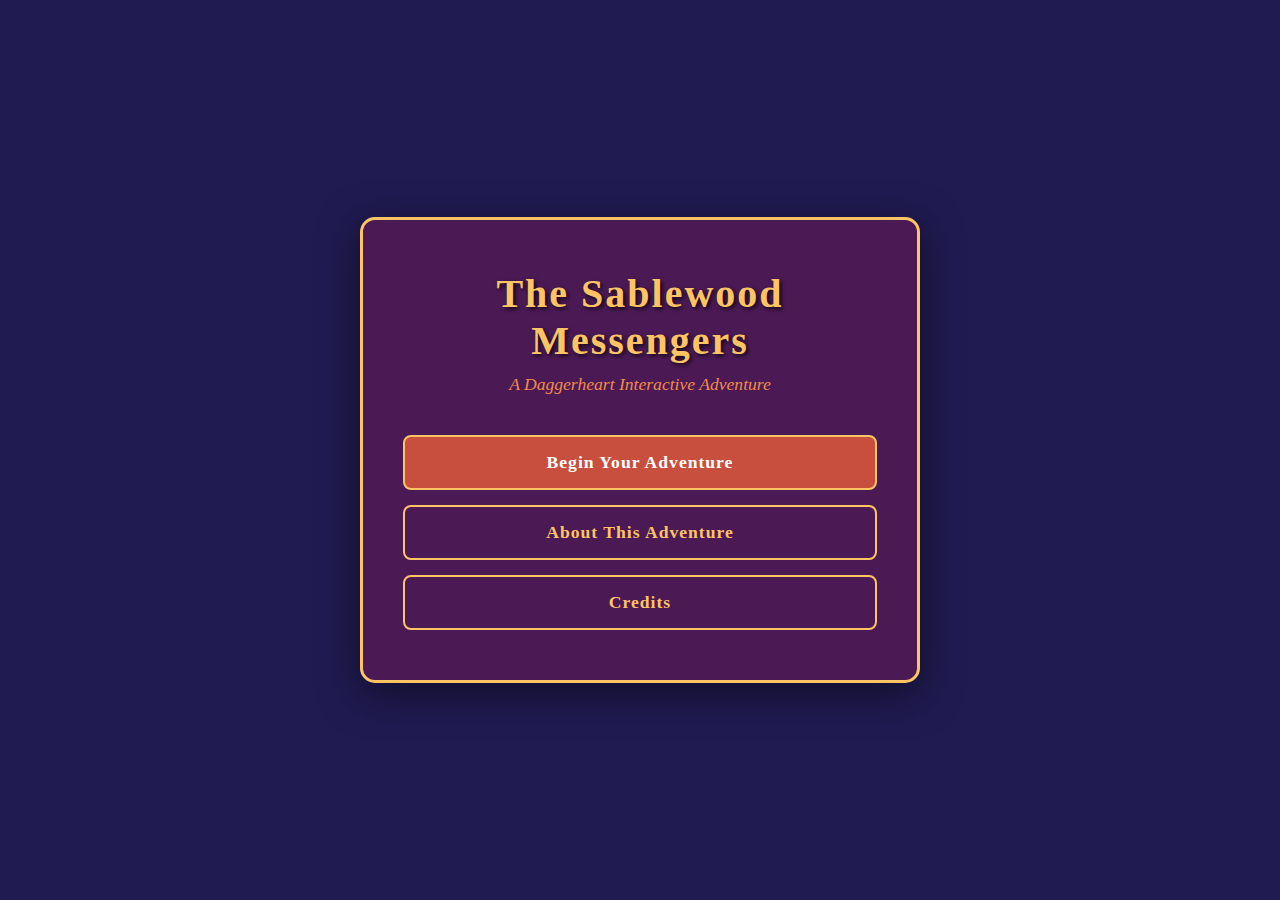
<file: index.html>
<!DOCTYPE html>
<html lang="en">
<head>
    <meta charset="UTF-8">
    <meta name="viewport" content="width=device-width, initial-scale=1.0">
    <title>say hello [USER] to your [ADVENTURE]</title>
    <link rel="stylesheet" href="css/style.css">
</head>
<body>
    <div class="container">
        <div class="main-menu">
            <h1 class="title">The Sablewood Messengers</h1>
            <p class="subtitle">A Daggerheart Interactive Adventure</p>

            <div class="menu-buttons">
                <button class="menu-btn primary" id="startBtn">Begin Your Adventure</button>
                <button class="menu-btn secondary" id="aboutBtn">About This Adventure</button>
                <button class="menu-btn secondary" id="creditsBtn">Credits</button>
            </div>
        </div>
    </div>

    <!-- About Popup -->
    <div id="aboutPopup" class="popup">
        <div class="popup-content">
            <span class="close" data-popup="aboutPopup">&times;</span>
            <h2>About This Adventure</h2>

            <p>Welcome to <strong>The Sabledwood Messengers</strong>, an interactive Choose-Your-Own-Adventure short story based on Critical Role's newest tabletop role-playing game, Daggerheart, which you can find at Daggerheart.com</p>
            <p>You and your companions have been tasked by King Emeris to deliver a mysterious package to the Whitefare Arcanist in the village of Hush, deep within the ancient forest of Sablewood.</p>

            <p><strong>Features:</strong></p>
            <ul>
                <li>Choose from 5 unique characters, each with distinct abilities</li>
                <li>Make meaningful choices that affect the story</li>
                <li>Navigate combat encounters with strategic decisions</li>
                <li>Explore the lush and dangerous Sablewood</li>
            </ul>
        </div>
    </div>

    <!-- Credits Popup -->
    <div id="creditsPopup" class="popup">
        <div class="popup-content">
            <span class="close" data-popup="creditsPopup">&times;</span>
            <h2>Credits</h2>

            <h3>Content Origins</h3>
            <p><strong>Daggerheart</strong> is a product of Darrington Press and Critical Role.</p>
            <p>The free <strong>Quickstart Adventure</strong> and <strong>Sablewood</strong> is designed by Spencer</p>

            <h3>Disclaimer</h3>
            <p>This interactive Choose-Your-Own-Adventure adaptation is a fan-created project made for recreational and educational purposes.</p>

            <p class="note">Daggerheart © Darrington Press 2025. All rights reserved.</p>
        </div>
    </div>

    <script src="js/main.js"></script>
</body>
</html>
</file>
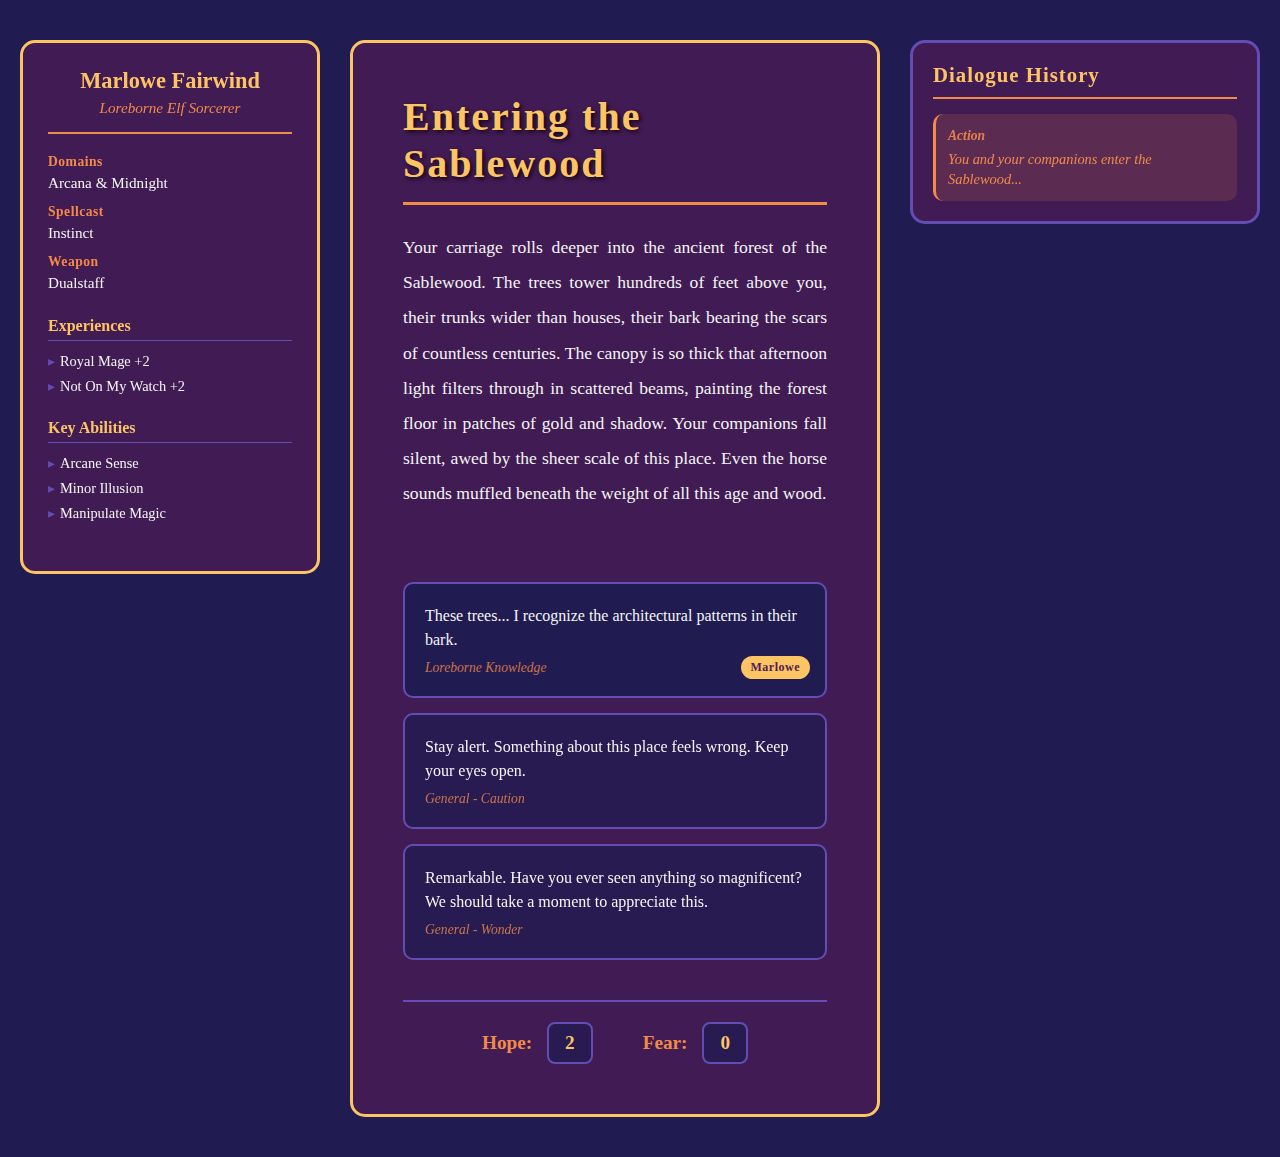
<file: act-1.html>
<!DOCTYPE html>
<html lang="en">
<head>
    <meta charset="UTF-8">
    <meta name="viewport" content="width=device-width, initial-scale=1.0">
    <title>say hello [USER] to your [ADVENTURE]</title>
    <link rel="stylesheet" href="css/act-1.css">
</head>
<body>
    <div class="container">
        <div class="content-wrapper">
            <div class="character-sheet-panel">
                <div class="sheet-header">
                    <h2>Marlowe Fairwind</h2>
                    <p class="sheet-subtitle">Loreborne Elf Sorcerer</p>
                </div>
                <div class="sheet-stats">
                    <div class="sheet-stat">
                        <span class="sheet-label">Domains</span>
                        <span class="sheet-value">Arcana & Midnight</span>
                    </div>
                    <div class="sheet-stat">
                        <span class="sheet-label">Spellcast</span>
                        <span class="sheet-value">Instinct</span>
                    </div>
                    <div class="sheet-stat">
                        <span class="sheet-label">Weapon</span>
                        <span class="sheet-value">Dualstaff</span>
                    </div>
                </div>
                <div class="sheet-section">
                    <h3>Experiences</h3>
                    <ul>
                        <li>Royal Mage +2</li>
                        <li>Not On My Watch +2</li>
                    </ul>
                </div>
                <div class="sheet-section">
                    <h3>Key Abilities</h3>
                    <ul>
                        <li>Arcane Sense</li>
                        <li>Minor Illusion</li>
                        <li>Manipulate Magic</li>
                    </ul>
                </div>
            </div>

            <div class="story-container">
                <div class="narrative-section">
                    <h1 id="sceneTitle" class="scene-title"></h1>
                    <p id="narrativeText" class="narrative-text"></p>
                </div>

                <div id="diceRollSection" class="dice-roll-section" style="display: none;">
                    <div class="dice-container">
                        <div class="dice hope-die">
                            <div class="die-face" id="hopeDieResult">-</div>
                            <div class="die-label">Hope</div>
                        </div>
                        <div class="dice fear-die">
                            <div class="die-face" id="fearDieResult">-</div>
                            <div class="die-label">Fear</div>
                        </div>
                    </div>
                    <button class="roll-button" id="rollButton">Roll the Dice</button>
                    <div id="rollOutcome" class="roll-outcome" style="display: none;"></div>
                </div>

                <div class="dialogue-choices" id="dialogueChoices"></div>

                <div class="story-stats">
                    <div class="stat">
                        <span class="stat-label">Hope:</span>
                        <span class="stat-value" id="hopeValue">2</span>
                    </div>
                    <div class="stat">
                        <span class="stat-label">Fear:</span>
                        <span class="stat-value" id="fearValue">0</span>
                    </div>
                </div>
            </div>

            <div class="dialogue-history">
                <div class="history-header">
                    <h2>Dialogue History</h2>
                </div>
                <div class="history-messages" id="historyMessages"></div>
            </div>
        </div>
    </div>

    <script src="js/act-1.js"></script>
</body>
</html>
</file>
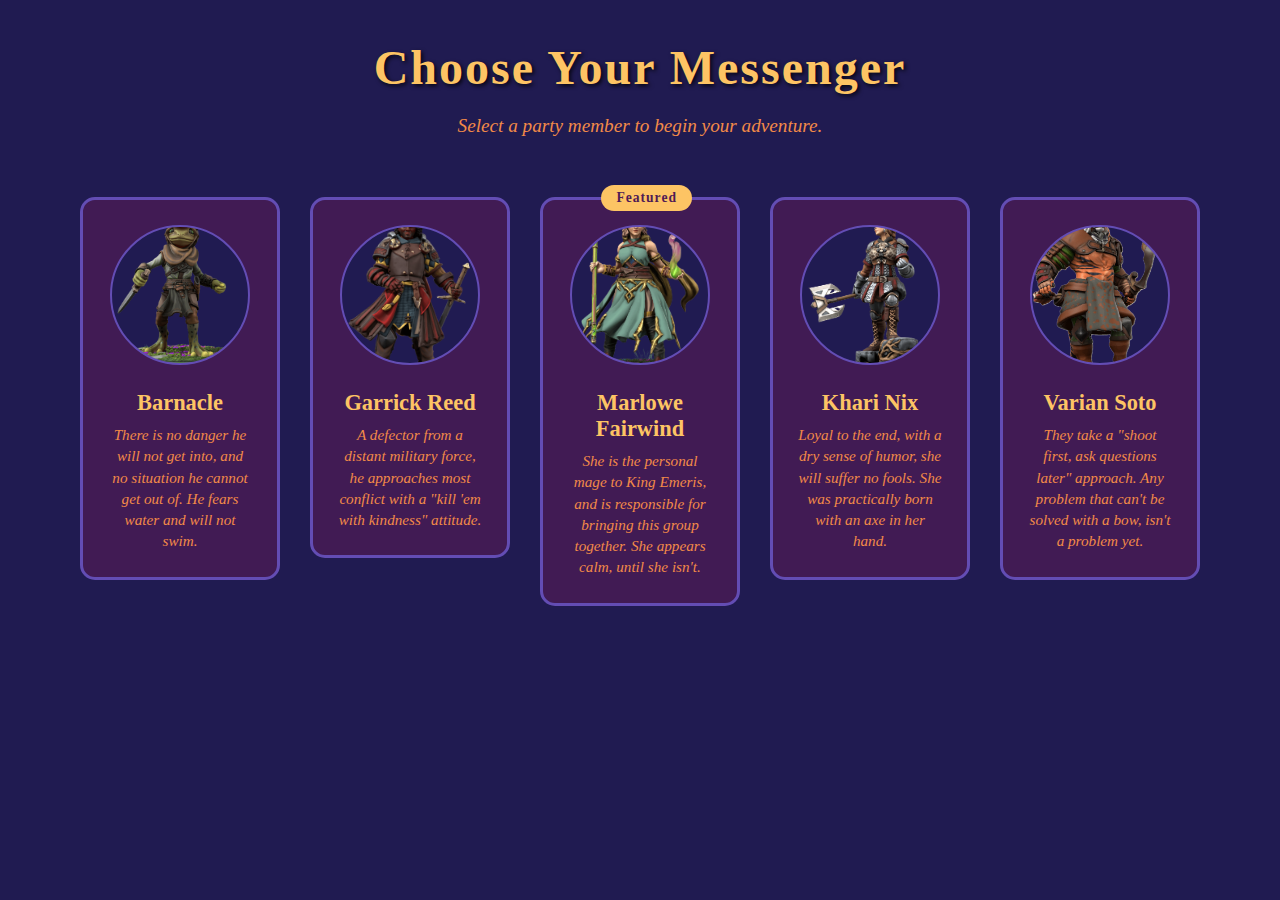
<file: char-select.html>
<!DOCTYPE html>
<html lang="en">
<head>
    <meta charset="UTF-8">
    <meta name="viewport" content="width=device-width, initial-scale=1.0">
    <title>say hello [USER] to your [ADVENTURE]</title>
    <link rel="stylesheet" href="css/char-select.css">
</head>
<body>
    <div class="container">
        <div class="header">
            <h1 class="title">Choose Your Messenger</h1>
            <p class="subtitle">Select a party member to begin your adventure.</p>
        </div>

        <div class="character-grid">
            <!-- Barnacle -->
            <div class="character-card" data-character="barnacle">
                <div class="character-icon"></div>
                <h3 class="character-name">Barnacle</h3>
                <p class="character-description"><i>There is no danger he will not get into, and no situation he cannot get out of. He fears water and will not swim.</i></p>
            </div>

            <!-- Garrick Reed -->
            <div class="character-card" data-character="garrick">
                <div class="character-icon"></div>
                <h3 class="character-name">Garrick Reed</h3>
                <p class="character-description"><i>A defector from a distant military force, he approaches most conflict with a "kill 'em with kindness" attitude.</i></p>
            </div>

            <!-- Marlowe Fairwind -->
            <div class="character-card" data-character="marlowe">
                <div class="character-icon"></div>
                <h3 class="character-name">Marlowe Fairwind</h3>
                <p class="character-description"><i>She is the personal mage to King Emeris, and is responsible for bringing this group together. She appears calm, until she isn't.</i></p>
                <span class="featured-badge">Featured</span>
            </div>

            <!-- Khari Nix -->
            <div class="character-card" data-character="khari">
                <div class="character-icon"></div>
                <h3 class="character-name">Khari Nix</h3>
                <p class="character-description"><i>Loyal to the end, with a dry sense of humor, she will suffer no fools. She was practically born with an axe in her hand.</i></p>
            </div>

            <!-- Varian Soto -->
            <div class="character-card" data-character="varian">
                <div class="character-icon"></div>
                <h3 class="character-name">Varian Soto</h3>
                <p class="character-description"><i>They take a "shoot first, ask questions later" approach. Any problem that can't be solved with a bow, isn't a problem yet.</i></p>
            </div>
        </div>
    </div>

    <!-- Character Detail Popup -->
    <div id="characterPopup" class="popup">
        <div class="popup-content character-popup">
            <span class="close" id="closeCharacter">&times;</span>

            <div class="popup-header">
                <div class="popup-full-image">
                </div>
                <div class="popup-info-section">
                    <div class="popup-icon"></div>
                    <div class="popup-info">
                        <h2 id="popupName"></h2>
                        <p id="popupClass"></p>
                        <p id="popupSubclass"></p>
                    </div>
                </div>
            </div>

            <div class="popup-details">
                <div class="detail-section">
                    <h3>Heritage</h3>
                    <p id="popupHeritage"></p>
                </div>

                <div class="detail-section">
                    <h3>Domains</h3>
                    <p id="popupDomains"></p>
                </div>

                <div class="detail-section">
                    <h3>Starting Loadout</h3>
                    <p id="popupLoadout"></p>
                </div>

                <div class="detail-section">
                    <h3>Abilities</h3>
                    <p id="popupAbilities"></p>
                </div>
            </div>

            <div class="popup-actions">
                <button class="action-btn confirm" id="confirmBtn">Start [ADVENTURE]</button>
                <button class="action-btn disabled" id="disabledBtn">Out of Order</button>
            </div>
        </div>
    </div>

    <script src="js/char-select.js"></script>
</body>
</html>
</file>
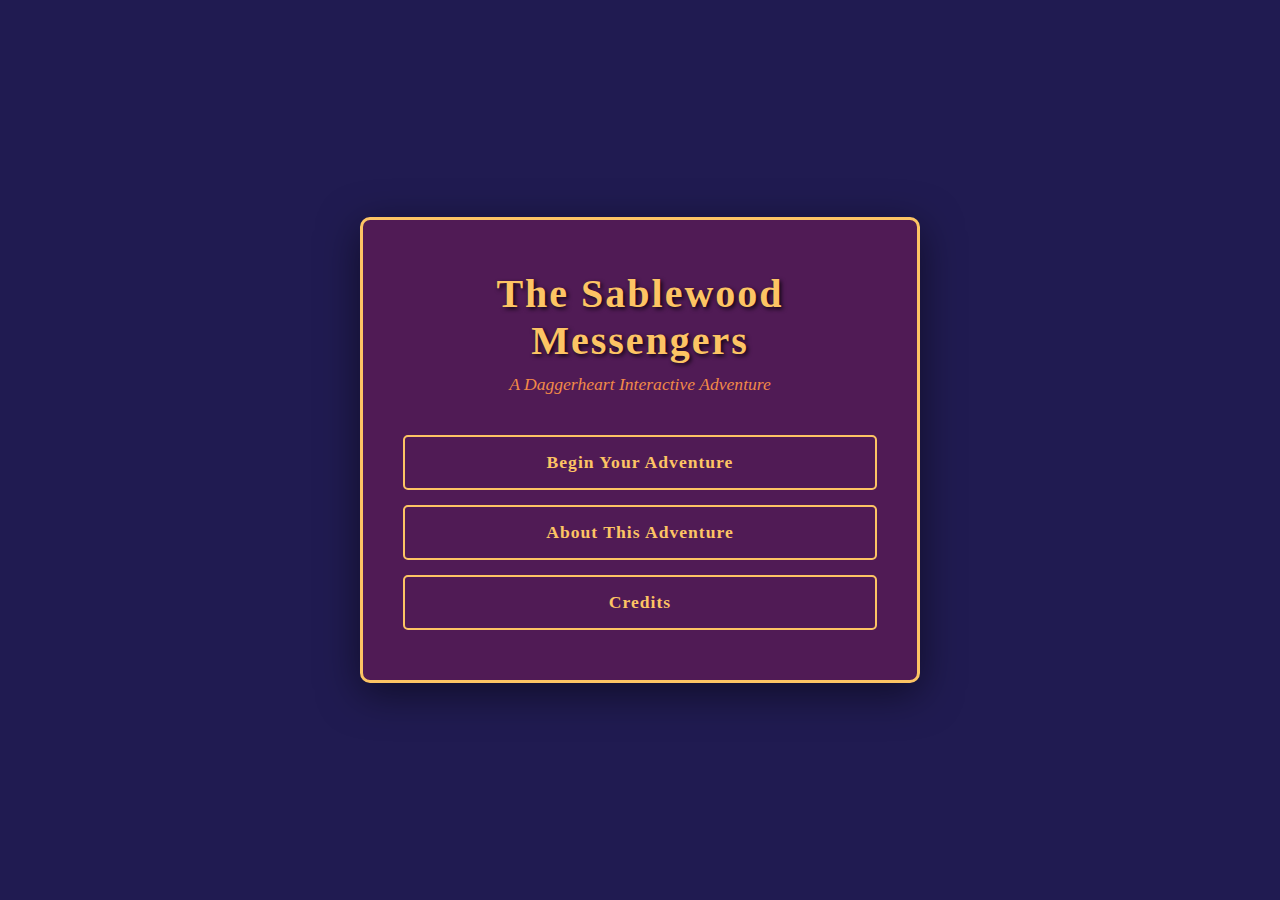
<file: main-menu.html>
<!DOCTYPE html>
<html lang="en">
<head>
    <meta charset="UTF-8">
    <meta name="viewport" content="width=device-width, initial-scale=1.0">
    <title>say hello [USER] to your [ADVENTURE]</title>
    <link rel="stylesheet" href="css/main-menu.css">
</head>
<body>
    <div class="container">
        <div class="main-menu">
            <h1 class="title">The Sablewood Messengers</h1>
            <p class="subtitle">A Daggerheart Interactive Adventure</p>

            <div class="menu-buttons">
                <button class="menu-btn primary" id="startBtn">Begin Your Adventure</button>
                <button class="menu-btn secondary" id="aboutBtn">About This Adventure</button>
                <button class="menu-btn secondary" id="creditsBtn">Credits</button>
            </div>
        </div>
    </div>

    <!-- About Popup -->
    <div id="aboutPopup" class="popup">
        <div class="popup-content">
            <span class="close" data-popup="aboutPopup">&times;</span>
            <h2>About This Adventure</h2>

            <p>Welcome to <strong>The Sabledwood Messengers</strong>, an interactive Choose-Your-Own-Adventure short story based on Critical Role's newest tabletop role-playing game, Daggerheart.</p>
            <p>You and your companions have been tasked by King Emeris to deliver a mysterious package to the Whitefare Arcanist in the village of Hush, deep within the ancient forest of Sablewood.</p>

            <p><strong>Features:</strong></p>
            <ul>
                <li>Choose from 5 unique characters, each with distinct abilities</li>
                <li>Make meaningful choices that affect the story</li>
                <li>Navigate combat encounters with strategic decisions</li>
                <li>Explore the lush and dangerous Sablewood</li>
            </ul>
        </div>
    </div>

    <!-- Credits Popup -->
    <div id="creditsPopup" class="popup">
        <div class="popup-content">
            <span class="close" data-popup="creditsPopup">&times;</span>
            <h2>Credits</h2>

            <h3>Content Origins</h3>
            <p><a href="https://www.daggerheart.com/"><strong>Daggerheart</strong></a> is a product of Darrington Press and Critical Role.</p>
            <p>The free <a href="https://www.daggerheart.com/wp-content/uploads/2025/05/Quickstart-Adventure-5-20-2025.pdf"><strong>Quickstart Adventure</strong></a> and <a href="https://www.daggerheart.com/wp-content/uploads/2025/05/Sablewood-05-20-25.pdf"><strong>Sablewood</strong></a> is designed by Spencer</p>
            <p>The character portraits are designed by <strong>u/Complete-Grape-4085</strong>.</p>

            <h3>Disclaimer</h3>
            <p>This interactive Choose-Your-Own-Adventure adaptation is a fan-created project made for recreational and educational purposes.</p>

            <p class="note">Daggerheart © Darrington Press 2025. All rights reserved.</p>
        </div>
    </div>

    <script src="js/main-menu.js"></script>
</body>
</html>
</file>
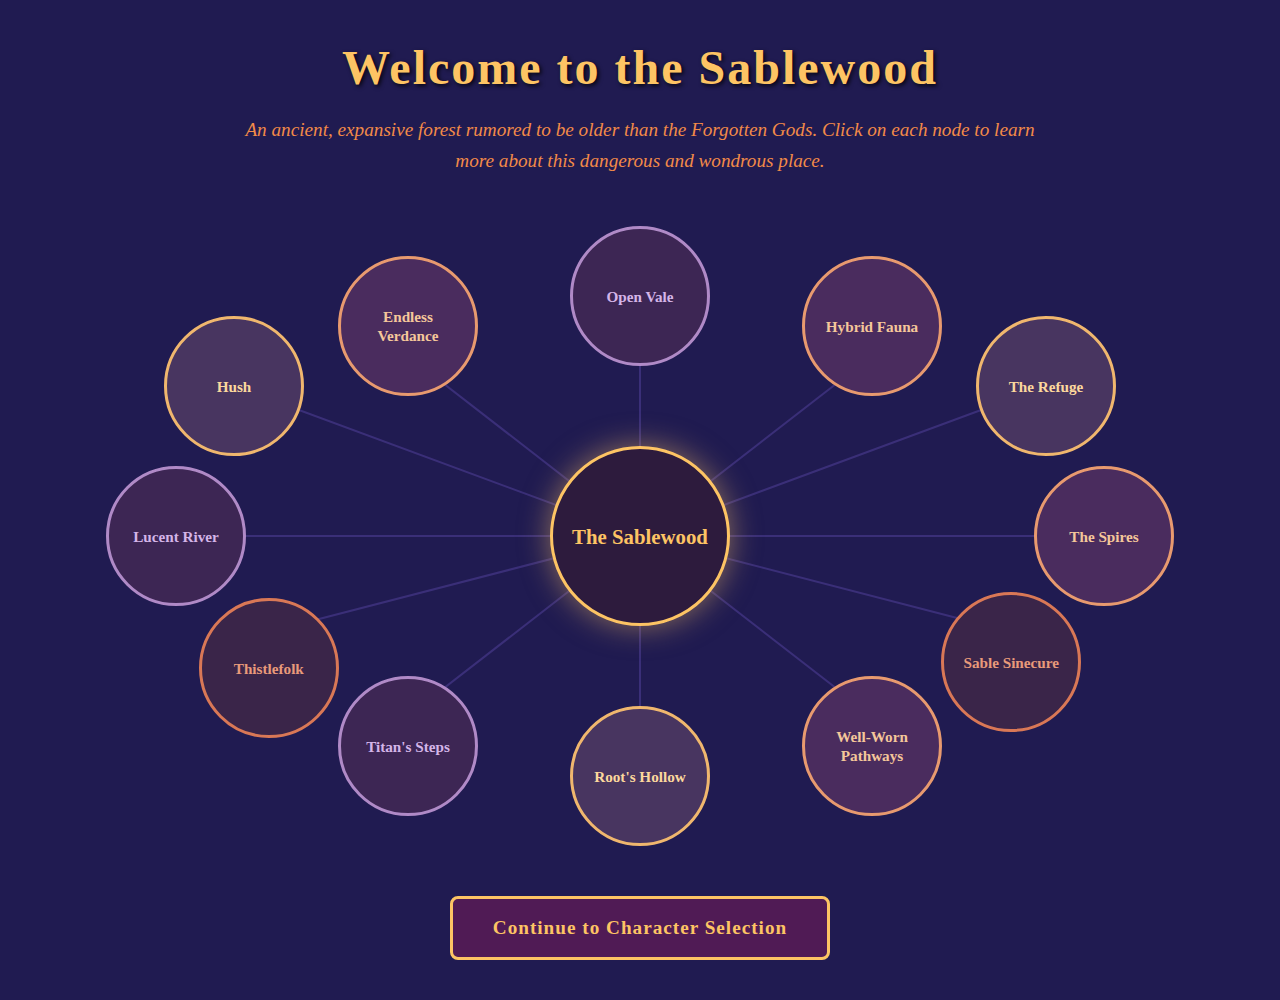
<file: sablewood.html>
<!DOCTYPE html>
<html lang="en">
<head>
    <meta charset="UTF-8">
    <meta name="viewport" content="width=device-width, initial-scale=1.0">
    <title>say hello [USER] to your [ADVENTURE]</title>
    <link rel="stylesheet" href="css/sablewood.css">
</head>
<body>
    <div class="container">
        <div class="header">
            <h1 class="title">Welcome to the Sablewood</h1>
            <p class="description">An ancient, expansive forest rumored to be older than the Forgotten Gods. Click on each node to learn more about this dangerous and wondrous place.</p>
        </div>

        <div class="web-organizer">
            <!-- Central Node -->
            <div class="node central-node" data-detail="sablewood">
                <div class="node-content">
                    <span class="node-title">The Sablewood</span>
                </div>
            </div>

            <!-- Distinction Nodes -->
            <div class="node distinction-node node-1" data-detail="verdance">
                <div class="node-content">
                    <span class="node-title">Endless Verdance</span>
                </div>
            </div>

            <div class="node distinction-node node-2" data-detail="fauna">
                <div class="node-content">
                    <span class="node-title">Hybrid Fauna</span>
                </div>
            </div>

            <div class="node distinction-node node-3" data-detail="spires">
                <div class="node-content">
                    <span class="node-title">The Spires</span>
                </div>
            </div>

            <div class="node distinction-node node-4" data-detail="pathways">
                <div class="node-content">
                    <span class="node-title">Well-Worn Pathways</span>
                </div>
            </div>

            <!-- Landmark Nodes -->
            <div class="node landmark-node node-5" data-detail="titans-steps">
                <div class="node-content">
                    <span class="node-title">Titan's Steps</span>
                </div>
            </div>

            <div class="node landmark-node node-6" data-detail="lucent-river">
                <div class="node-content">
                    <span class="node-title">Lucent River</span>
                </div>
            </div>

            <div class="node landmark-node node-7" data-detail="open-vale">
                <div class="node-content">
                    <span class="node-title">Open Vale</span>
                </div>
            </div>

            <!-- Settlement Nodes -->
            <div class="node settlement-node node-8" data-detail="hush">
                <div class="node-content">
                    <span class="node-title">Hush</span>
                </div>
            </div>

            <div class="node settlement-node node-9" data-detail="refuge">
                <div class="node-content">
                    <span class="node-title">The Refuge</span>
                </div>
            </div>

            <div class="node settlement-node node-10" data-detail="roots-hollow">
                <div class="node-content">
                    <span class="node-title">Root's Hollow</span>
                </div>
            </div>

            <!-- Faction Nodes -->
            <div class="node faction-node node-11" data-detail="thistlefolk">
                <div class="node-content">
                    <span class="node-title">Thistlefolk</span>
                </div>
            </div>

            <div class="node faction-node node-12" data-detail="sable-sinecure">
                <div class="node-content">
                    <span class="node-title">Sable Sinecure</span>
                </div>
            </div>

            <!-- Connection Lines (SVG) -->
            <svg class="connections" xmlns="http://www.w3.org/2000/svg">
                <!-- Distinction connections -->
                <line class="connection-line" x1="50%" y1="50%" x2="30%" y2="20%"></line>
                <line class="connection-line" x1="50%" y1="50%" x2="70%" y2="20%"></line>
                <line class="connection-line" x1="50%" y1="50%" x2="85%" y2="50%"></line>
                <line class="connection-line" x1="50%" y1="50%" x2="70%" y2="80%"></line>
                <!-- Landmark connections -->
                <line class="connection-line" x1="50%" y1="50%" x2="30%" y2="80%"></line>
                <line class="connection-line" x1="50%" y1="50%" x2="15%" y2="50%"></line>
                <line class="connection-line" x1="50%" y1="50%" x2="50%" y2="15%"></line>
                <!-- Settlement connections -->
                <line class="connection-line" x1="50%" y1="50%" x2="15%" y2="25%"></line>
                <line class="connection-line" x1="50%" y1="50%" x2="85%" y2="25%"></line>
                <line class="connection-line" x1="50%" y1="50%" x2="50%" y2="85%"></line>
                <!-- Faction connections -->
                <line class="connection-line" x1="50%" y1="50%" x2="20%" y2="65%"></line>
                <line class="connection-line" x1="50%" y1="50%" x2="80%" y2="65%"></line>
            </svg>
        </div>

        <div class="continue-container">
            <button class="continue-btn" id="continueBtn">Continue to Character Selection</button>
        </div>
    </div>

    <!-- Detail Popup -->
    <div id="detailPopup" class="popup">
        <div class="popup-content detail-popup">
            <span class="close" id="closeDetail">&times;</span>
            <h2 id="detailTitle"></h2>
            <p id="detailDescription"></p>
            <div id="detailFinds">
                <h3>You might find:</h3>
                <ul id="findsList"></ul>
            </div>
        </div>
    </div>

    <script src="js/sablewood.js"></script>
</body>
</html>
</file>
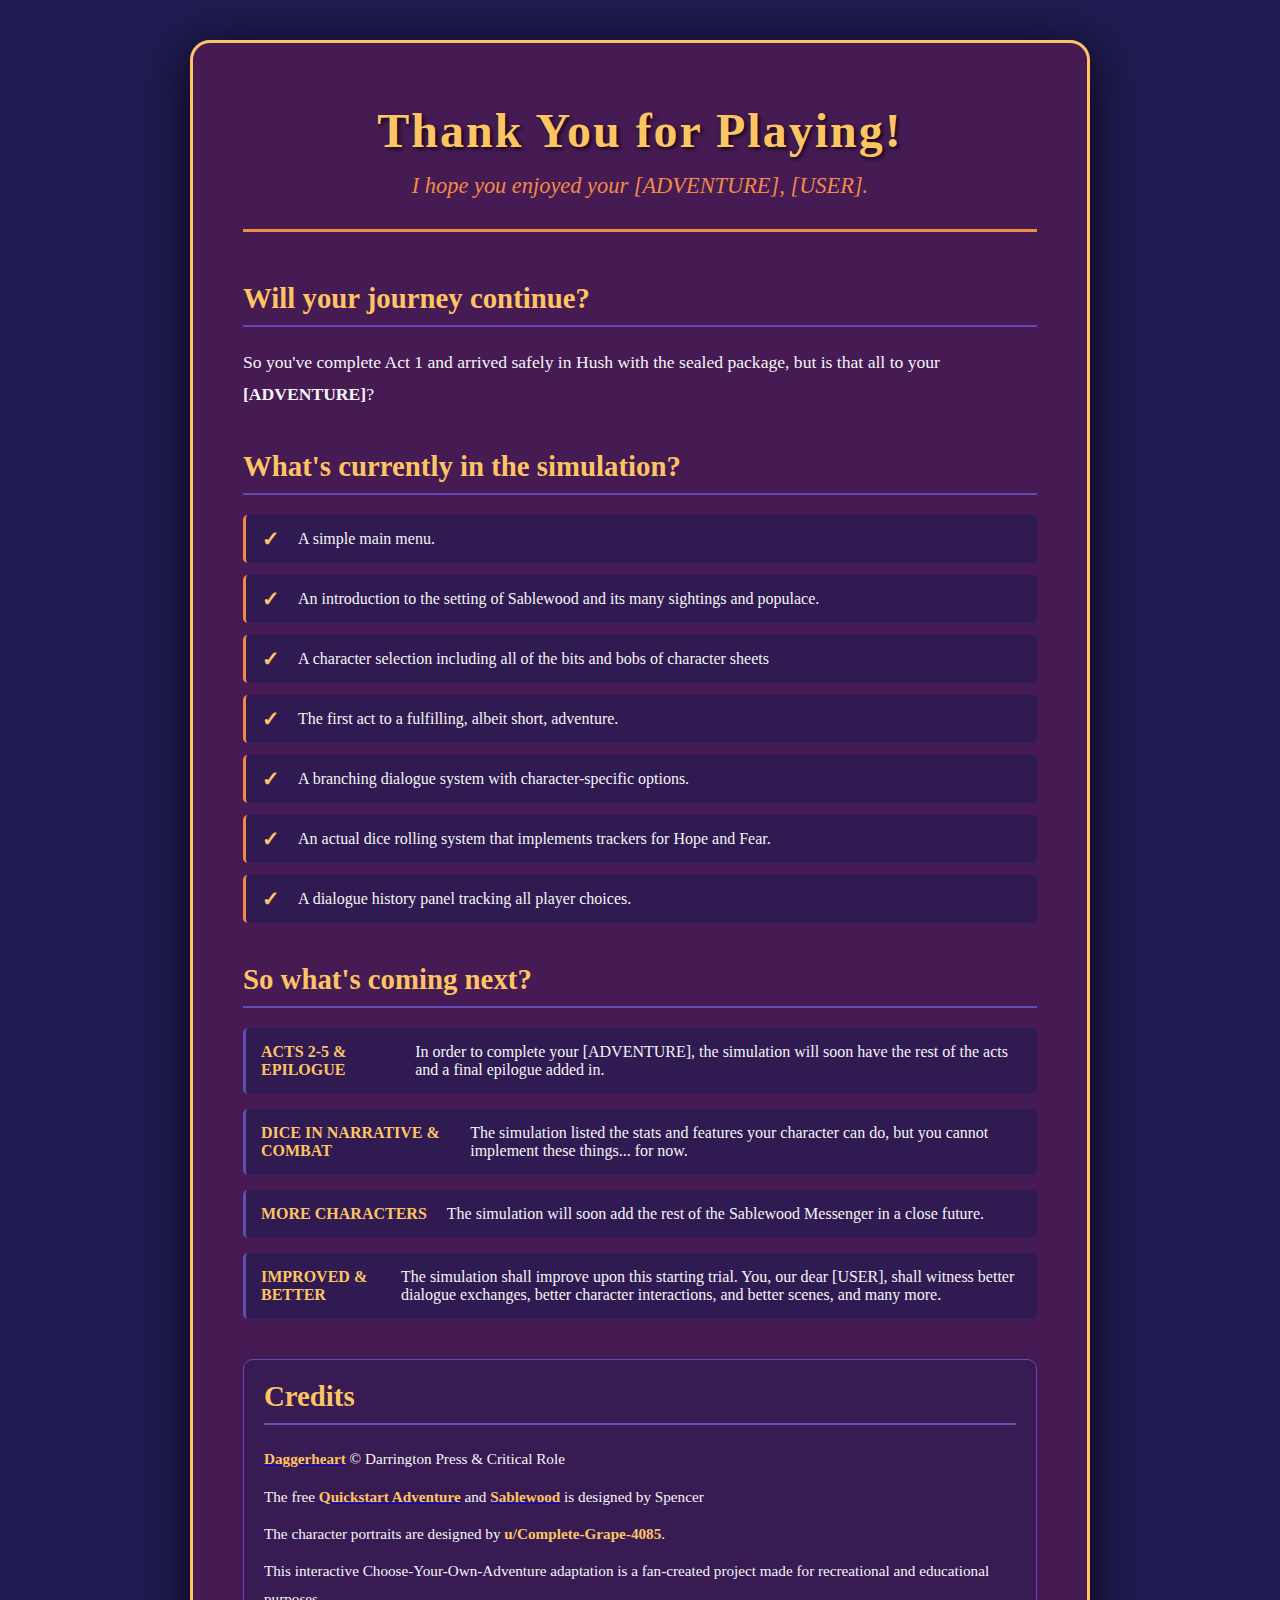
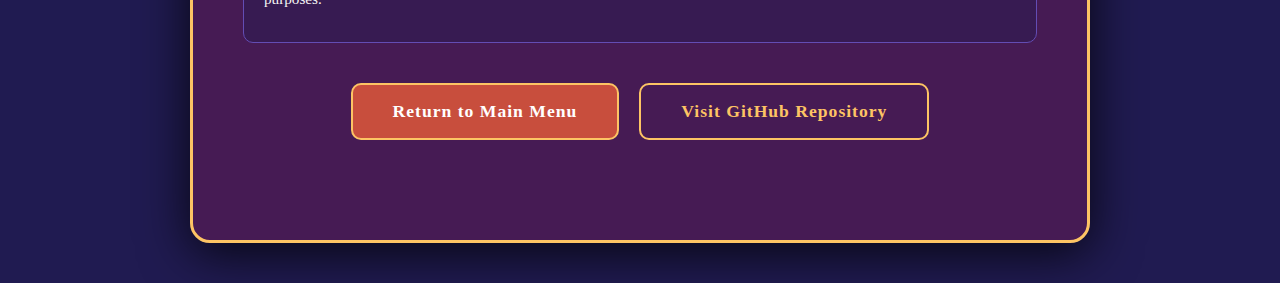
<file: thank-you.html>
<!DOCTYPE html>
<html lang="en">
<head>
    <meta charset="UTF-8">
    <meta name="viewport" content="width=device-width, initial-scale=1.0">
    <title>say hello [USER] to your [ADVENTURE]</title>
    <link rel="stylesheet" href="css/thank-you.css">
</head>
<body>
    <div class="container">
        <div class="completion-card">
            <div class="completion-header">
                <h1 class="main-title">Thank You for Playing!</h1>
                <p class="subtitle">I hope you enjoyed your [ADVENTURE], [USER].</p>
            </div>

            <div class="completion-content">
                <section class="content-section">
                    <h2>Will your journey continue?</h2>
                    <p>So you've complete Act 1 and arrived safely in Hush with the sealed package, but is that all to your <strong>[ADVENTURE]</strong>?</p>
                </section>

                <section class="content-section">
                    <h2>What's currently in the simulation?</h2>
                    <div class="feature-list">
                        <div class="feature-item">
                            <span class="feature-icon">✓</span>
                            <span class="feature-text">A simple main menu.</span>
                        </div>
                        <div class="feature-item">
                            <span class="feature-icon">✓</span>
                            <span class="feature-text">An introduction to the setting of Sablewood and its many sightings and populace.</span>
                        </div>
                        <div class="feature-item">
                            <span class="feature-icon">✓</span>
                            <span class="feature-text">A character selection including all of the bits and bobs of character sheets</span>
                        </div>
                        <div class="feature-item">
                            <span class="feature-icon">✓</span>
                            <span class="feature-text">The first act to a fulfilling, albeit short, adventure.</span>
                        </div>
                        <div class="feature-item">
                            <span class="feature-icon">✓</span>
                            <span class="feature-text">A branching dialogue system with character-specific options.</span>
                        </div>
                        <div class="feature-item">
                            <span class="feature-icon">✓</span>
                            <span class="feature-text">An actual dice rolling system that implements trackers for Hope and Fear.</span>
                        </div>
                        <div class="feature-item">
                            <span class="feature-icon">✓</span>
                            <span class="feature-text">A dialogue history panel tracking all player choices.</span>
                        </div>
                    </div>
                </section>
                
                <section class="content-section">
                    <h2>So what's coming next?</h2>
                    <div class="upcoming-list">
                        <div class="upcoming-item">
                            <span class="upcoming-phase">ACTS 2-5 & EPILOGUE</span>
                            <span class="upcoming-text">In order to complete your [ADVENTURE], the simulation will soon have the rest of the acts and a final epilogue added in.</span>
                        </div>
                        <div class="upcoming-item">
                            <span class="upcoming-phase">DICE IN NARRATIVE & COMBAT</span>
                            <span class="upcoming-text">The simulation listed the stats and features your character can do, but you cannot implement these things... for now.</span>
                        </div>
                        <div class="upcoming-item">
                            <span class="upcoming-phase">MORE CHARACTERS</span>
                            <span class="upcoming-text">The simulation will soon add the rest of the Sablewood Messenger in a close future.</span>
                        </div>
                        <div class="upcoming-item">
                            <span class="upcoming-phase">IMPROVED & BETTER</span>
                            <span class="upcoming-text">The simulation shall improve upon this starting trial. You, our dear [USER], shall witness better dialogue exchanges, better character interactions, and better scenes, and many more.</span>
                        </div>
                    </div>
                </section>

                <section class="content-section credits-section">
                    <h2>Credits</h2>
                    <p><a href="https://www.daggerheart.com/"><strong>Daggerheart</strong></a> © Darrington Press & Critical Role</p>
                    <p>The free <a href="https://www.daggerheart.com/wp-content/uploads/2025/05/Quickstart-Adventure-5-20-2025.pdf"><strong>Quickstart Adventure</strong></a> and <a href="https://www.daggerheart.com/wp-content/uploads/2025/05/Sablewood-05-20-25.pdf"><strong>Sablewood</strong></a> is designed by Spencer</p>
                    <p>The character portraits are designed by <strong>u/Complete-Grape-4085</strong>.</p>
                    <p>This interactive Choose-Your-Own-Adventure adaptation is a fan-created project made for recreational and educational purposes.</p>
                </section>

                <div class="action-buttons">
                    <a href="main-menu.html" class="btn btn-primary">Return to Main Menu</a>
                    <a href="https://github.com/TheSmilingParadX/cyoa-net-art" class="btn btn-secondary" target="_blank">Visit GitHub Repository</a>
                </div>
            </div>
        </div>
    </div>
</body>
</html>
</file>
<file: css/style.css>
/* Color Palette Variables */
:root {
    --gold: #FDC464;
    --orange: #F28A48;
    --red: #C84E3D;
    --deep-purple: #501B55;
    --purple: #5536A9;
    --light-purple: #634DB4;
    --dagger-navy: #201b51;
}

* {
    margin: 0;
    padding: 0;
    box-sizing: border-box;
}

body {
    font-family: 'Georgia', 'Times New Roman', serif;
    background: var(--dagger-navy);
    min-height: 100vh;
    display: flex;
    align-items: center;
    justify-content: center;
    color: #f5f5f5;
}

.container {
    width: 100%;
    max-width: 600px;
    padding: 20px;
}

.main-menu {
    background: rgba(80, 27, 85, 0.9);
    border: 3px solid var(--gold);
    border-radius: 15px;
    padding: 50px 40px;
    box-shadow: 0 10px 40px rgba(0, 0, 0, 0.5);
    text-align: center;
}

.title {
    font-size: 2.5rem;
    color: var(--gold);
    margin-bottom: 10px;
    text-shadow: 2px 2px 4px rgba(0, 0, 0, 0.8);
    letter-spacing: 2px;
}

.subtitle {
    font-size: 1.1rem;
    color: var(--orange);
    margin-bottom: 40px;
    font-style: italic;
}

.menu-buttons {
    display: flex;
    flex-direction: column;
    gap: 15px;
}

.menu-btn {
    padding: 15px 30px;
    font-size: 1.1rem;
    font-family: 'Georgia', 'Times New Roman', serif;
    border: 2px solid;
    border-radius: 8px;
    cursor: pointer;
    transition: all 0.3s ease;
    font-weight: bold;
    letter-spacing: 1px;
}

.menu-btn.primary {
    background: var(--red);
    color: white;
    border-color: var(--gold);
}

.menu-btn.primary:hover {
    background: var(--orange);
    transform: translateY(-2px);
    box-shadow: 0 5px 15px rgba(253, 196, 100, 0.4);
}

.menu-btn.secondary {
    background: transparent;
    color: var(--gold);
    border-color: var(--gold);
}

.menu-btn.secondary:hover {
    background: var(--gold);
    color: var(--deep-purple);
    transform: translateY(-2px);
    box-shadow: 0 5px 15px rgba(253, 196, 100, 0.3);
}

/* Popup Styles */
.popup {
    display: none;
    position: fixed;
    z-index: 1000;
    left: 0;
    top: 0;
    width: 100%;
    height: 100%;
    background-color: rgba(0, 0, 0, 0.8);
    animation: fadeIn 0.3s ease;
}

.popup-content {
    background: var(--purple);
    margin: 5% auto;
    padding: 40px;
    border: 3px solid var(--gold);
    border-radius: 15px;
    width: 90%;
    max-width: 600px;
    max-height: 80vh;
    overflow-y: auto;
    box-shadow: 0 10px 50px rgba(0, 0, 0, 0.8);
    animation: slideDown 0.3s ease;
}

.popup-content h2 {
    color: var(--gold);
    margin-bottom: 20px;
    font-size: 2rem;
    border-bottom: 2px solid var(--orange);
    padding-bottom: 10px;
}

.popup-content h3 {
    color: var(--orange);
    margin-top: 25px;
    margin-bottom: 10px;
    font-size: 1.3rem;
}

.popup-content p {
    line-height: 1.8;
    margin-bottom: 15px;
    color: #f5f5f5;
}

.popup-content ul {
    margin-left: 20px;
    margin-bottom: 15px;
    line-height: 1.8;
}

.popup-content li {
    margin-bottom: 8px;
}

.popup-content strong {
    color: var(--gold);
}

.note {
    font-size: 0.9rem;
    font-style: italic;
    color: var(--light-purple);
    margin-top: 20px;
    padding-top: 15px;
    border-top: 1px solid var(--light-purple);
}

.close {
    color: var(--gold);
    float: right;
    font-size: 35px;
    font-weight: bold;
    line-height: 1;
    cursor: pointer;
    transition: color 0.3s ease;
}

.close:hover,
.close:focus {
    color: var(--orange);
}

/* Animations */
@keyframes fadeIn {
    from { opacity: 0; }
    to { opacity: 1; }
}

@keyframes slideDown {
    from {
        transform: translateY(-50px);
        opacity: 0;
    }
    to {
        transform: translateY(0);
        opacity: 1;
    }
}

/* Scrollbar Styling */
.popup-content::-webkit-scrollbar {
    width: 10px;
}

.popup-content::-webkit-scrollbar-track {
    background: var(--deep-purple);
    border-radius: 5px;
}

.popup-content::-webkit-scrollbar-thumb {
    background: var(--gold);
    border-radius: 5px;
}

.popup-content::-webkit-scrollbar-thumb:hover {
    background: var(--orange);
}

/* Responsive Design */
@media (max-width: 768px) {
    .title {
        font-size: 2rem;
    }
    
    .subtitle {
        font-size: 1rem;
    }
    
    .main-menu {
        padding: 30px 20px;
    }
    
    .popup-content {
        padding: 25px;
        margin: 10% auto;
    }
    
    .popup-content h2 {
        font-size: 1.5rem;
    }
}
</file>
<file: css/act-1.css>
/* Color Palette Variables */
:root {
    --gold: #FDC464;
    --orange: #F28A48;
    --red: #C84E3D;
    --deep-purple: #501B55;
    --purple: #5536A9;
    --light-purple: #634DB4;
    --dagger-navy: #201b51;
}

* {
    margin: 0;
    padding: 0;
    box-sizing: border-box;
}

body {
    font-family: 'Georgia', 'Times New Roman', serif;
    background: var(--dagger-navy);
    min-height: 100vh;
    color: #f5f5f5;
}

.container {
    width: 100%;
    max-width: 1400px;
    margin: 0 auto;
    padding: 40px 20px;
}

.content-wrapper {
    display: grid;
    grid-template-columns: 300px 1fr 350px;
    gap: 30px;
    align-items: start;
}

.story-container {
    background: rgba(80, 27, 85, 0.7);
    border: 3px solid var(--gold);
    border-radius: 15px;
    padding: 50px;
    min-height: 80vh;
    display: flex;
    flex-direction: column;
    gap: 40px;
}

.narrative-section {
    flex-grow: 1;
}

.scene-title {
    font-size: 2.5rem;
    color: var(--gold);
    margin-bottom: 25px;
    text-shadow: 2px 2px 4px rgba(0, 0, 0, 0.8);
    letter-spacing: 2px;
    border-bottom: 3px solid var(--orange);
    padding-bottom: 15px;
}

.narrative-text {
    font-size: 1.1rem;
    line-height: 2;
    color: #f5f5f5;
    margin-bottom: 30px;
    text-align: justify;
}

/* Dialogue Choices */
.dialogue-choices {
    display: flex;
    flex-direction: column;
    gap: 15px;
}

.dialogue-choice {
    background: rgba(32, 27, 81, 0.8);
    border: 2px solid var(--light-purple);
    border-radius: 10px;
    padding: 20px;
    cursor: pointer;
    transition: all 0.3s ease;
    position: relative;
}

.dialogue-choice:hover {
    background: rgba(32, 27, 81, 1);
    border-color: var(--orange);
    transform: translateX(10px);
    box-shadow: 0 5px 20px rgba(242, 138, 72, 0.3);
}

.dialogue-choice.marlowe-specific {
    border-color: var(--light-purple);
    background: var(--dagger-navy);
}

.dialogue-choice.marlowe-specific:hover {
    border-color: var(--orange);
    box-shadow: 0 5px 20px rgba(253, 196, 100, 0.4);
}

.choice-text {
    font-size: 1rem;
    color: #f5f5f5;
    line-height: 1.5;
}

.choice-label {
    font-size: 0.85rem;
    color: var(--orange);
    margin-top: 8px;
    font-style: italic;
    opacity: 0.8;
}

.marlowe-specific .choice-label {
    color: var(--orange);
}

.marlowe-badge {
    position: absolute;
    bottom: 17px;
    right: 15px;
    background: var(--gold);
    color: var(--deep-purple);
    padding: 4px 10px;
    border-radius: 12px;
    font-size: 0.75rem;
    font-weight: bold;
    letter-spacing: 0.5px;
}

/* Story Stats */
.story-stats {
    display: flex;
    justify-content: center;
    gap: 50px;
    padding-top: 20px;
    border-top: 2px solid var(--light-purple);
}

.stat {
    display: flex;
    align-items: center;
    gap: 15px;
    font-size: 1.2rem;
}

.stat-label {
    color: var(--orange);
    font-weight: bold;
}

.stat-value {
    background: rgba(32, 27, 81, 0.8);
    color: var(--gold);
    padding: 8px 16px;
    border-radius: 8px;
    border: 2px solid var(--light-purple);
    font-weight: bold;
    min-width: 40px;
    text-align: center;
}

/* Fade-in animation */
@keyframes fadeIn {
    from {
        opacity: 0;
        transform: translateY(20px);
    }
    to {
        opacity: 1;
        transform: translateY(0);
    }
}

.narrative-section,
.dialogue-choice {
    animation: fadeIn 0.5s ease;
}

/* Character Sheet Panel */
.character-sheet-panel {
    background: rgba(80, 27, 85, 0.7);
    border: 3px solid var(--gold);
    border-radius: 15px;
    padding: 25px;
    max-height: 600px;
    position: sticky;
    top: 40px;
    overflow-y: auto;
}

.sheet-header {
    text-align: center;
    border-bottom: 2px solid var(--orange);
    padding-bottom: 15px;
    margin-bottom: 20px;
}

.sheet-header h2 {
    font-size: 1.4rem;
    color: var(--gold);
    margin-bottom: 5px;
}

.sheet-subtitle {
    color: var(--orange);
    font-style: italic;
    font-size: 0.95rem;
}

.sheet-stats {
    display: flex;
    flex-direction: column;
    gap: 12px;
    margin-bottom: 25px;
}

.sheet-stat {
    display: flex;
    flex-direction: column;
    gap: 4px;
}

.sheet-label {
    font-size: 0.85rem;
    color: var(--orange);
    font-weight: bold;
    letter-spacing: 0.5px;
}

.sheet-value {
    font-size: 0.95rem;
    color: #f5f5f5;
}

.sheet-section {
    margin-bottom: 20px;
}

.sheet-section h3 {
    font-size: 1rem;
    color: var(--gold);
    margin-bottom: 8px;
    border-bottom: 1px solid var(--light-purple);
    padding-bottom: 5px;
}

.sheet-section ul {
    list-style: none;
    padding: 0;
    margin: 0;
}

.sheet-section li {
    font-size: 0.9rem;
    color: #f5f5f5;
    padding: 4px 0;
    padding-left: 12px;
    position: relative;
}

.sheet-section li:before {
    content: "▸";
    position: absolute;
    left: 0;
    color: var(--light-purple);
}

/* Scrollbar for character sheet */
.character-sheet-panel::-webkit-scrollbar {
    width: 6px;
}

.character-sheet-panel::-webkit-scrollbar-track {
    background: rgba(32, 27, 81, 0.5);
    border-radius: 3px;
}

.character-sheet-panel::-webkit-scrollbar-thumb {
    background: var(--gold);
    border-radius: 3px;
}

.character-sheet-panel::-webkit-scrollbar-thumb:hover {
    background: var(--orange);
}

/* Dice Roll Section */
.dice-roll-section {
    background: rgba(32, 27, 81, 0.6);
    border: 2px solid var(--gold);
    border-radius: 12px;
    padding: 30px;
    margin: 30px 0;
    text-align: center;
}

.dice-container {
    display: flex;
    justify-content: center;
    align-items: center;
    gap: 40px;
    margin-bottom: 25px;
}

.dice {
    width: 120px;
    height: 120px;
    border: 3px solid;
    border-radius: 10px;
    display: flex;
    flex-direction: column;
    align-items: center;
    justify-content: center;
    gap: 10px;
    transition: all 0.3s ease;
}

.dice.hope-die {
    border-color: var(--gold);
    background: rgba(253, 196, 100, 0.1);
}

.dice.fear-die {
    border-color: var(--red);
    background: rgba(200, 78, 61, 0.1);
}

.dice.rolling {
    animation: rollDice 0.5s ease;
}

.die-face {
    font-size: 3rem;
    font-weight: bold;
    min-width: 60px;
    text-align: center;
}

.dice.hope-die .die-face {
    color: var(--gold);
}

.dice.fear-die .die-face {
    color: var(--red);
}

.die-label {
    font-size: 0.9rem;
    font-weight: bold;
    letter-spacing: 1px;
}

.dice.hope-die .die-label {
    color: var(--gold);
}

.dice.fear-die .die-label {
    color: var(--red);
}

.roll-button {
    padding: 15px 40px;
    font-size: 1.1rem;
    font-family: 'Georgia', 'Times New Roman', serif;
    background: var(--red);
    color: white;
    border: 2px solid var(--gold);
    border-radius: 8px;
    cursor: pointer;
    transition: all 0.3s ease;
    font-weight: bold;
    letter-spacing: 1px;
    margin-bottom: 20px;
}

.roll-button:hover {
    background: var(--orange);
    transform: translateY(-2px);
    box-shadow: 0 5px 15px rgba(253, 196, 100, 0.4);
}

.roll-button:disabled {
    background: #444;
    border-color: #666;
    cursor: not-allowed;
    opacity: 0.6;
}

.roll-outcome {
    background: rgba(80, 27, 85, 0.6);
    border: 2px solid var(--light-purple);
    border-radius: 10px;
    padding: 20px;
    margin-top: 20px;
    font-size: 1.1rem;
    line-height: 1.6;
}

.outcome-success {
    color: var(--gold);
    border-color: var(--gold);
}

.outcome-failure {
    color: var(--red);
    border-color: var(--red);
}

.outcome-title {
    font-weight: bold;
    margin-bottom: 10px;
    font-size: 1.2rem;
}

@keyframes rollDice {
    0% { transform: rotateX(0) rotateY(0) scale(1); }
    50% { transform: rotateX(360deg) rotateY(360deg) scale(1.1); }
    100% { transform: rotateX(0) rotateY(0) scale(1); }
}

/* Dialogue History */
.dialogue-history {
    background: rgba(80, 27, 85, 0.7);
    border: 3px solid var(--light-purple);
    border-radius: 15px;
    padding: 20px;
    max-height: 600px;
    display: flex;
    flex-direction: column;
    position: sticky;
    top: 40px;
}

.history-header {
    border-bottom: 2px solid var(--orange);
    margin-bottom: 15px;
    padding-bottom: 10px;
}

.history-header h2 {
    font-size: 1.3rem;
    color: var(--gold);
    letter-spacing: 1px;
}

.history-messages {
    flex-grow: 1;
    overflow-y: auto;
    display: flex;
    flex-direction: column;
    gap: 12px;
}

.history-message {
    padding: 12px;
    border-radius: 10px;
    line-height: 1.4;
    font-size: 0.9rem;
    animation: slideInHistory 0.3s ease;
}

.history-message.marlowe {
    background: rgba(253, 196, 100, 0.15);
    border-left: 3px solid var(--gold);
    color: var(--gold);
}

.history-message.narrator {
    background: rgba(99, 77, 180, 0.2);
    border-left: 3px solid var(--light-purple);
    color: #f5f5f5;
}

.history-message.action {
    background: rgba(242, 138, 72, 0.15);
    border-left: 3px solid var(--orange);
    color: var(--orange);
    font-style: italic;
}

.message-speaker {
    font-weight: bold;
    font-size: 0.85rem;
    margin-bottom: 4px;
    opacity: 0.9;
}

/* Scrollbar for history */
.history-messages::-webkit-scrollbar {
    width: 6px;
}

.history-messages::-webkit-scrollbar-track {
    background: rgba(32, 27, 81, 0.5);
    border-radius: 3px;
}

.history-messages::-webkit-scrollbar-thumb {
    background: var(--light-purple);
    border-radius: 3px;
}

.history-messages::-webkit-scrollbar-thumb:hover {
    background: var(--orange);
}

@keyframes slideInHistory {
    from {
        opacity: 0;
        transform: translateY(10px);
    }
    to {
        opacity: 1;
        transform: translateY(0);
    }
}

/* Responsive Design */
@media (max-width: 1024px) {
    .content-wrapper {
        grid-template-columns: 1fr;
    }

    .dialogue-history {
        max-width: 100%;
        order: -1;
    }
}

@media (max-width: 768px) {
    .container {
        padding: 20px;
    }

    .story-container {
        padding: 30px 20px;
        min-height: auto;
    }

    .scene-title {
        font-size: 1.8rem;
    }

    .narrative-text {
        font-size: 1rem;
        line-height: 1.8;
    }

    .dialogue-choice {
        padding: 15px;
    }

    .choice-text {
        font-size: 0.95rem;
    }

    .story-stats {
        gap: 30px;
        flex-wrap: wrap;
    }

    .stat {
        font-size: 1rem;
    }

    .dialogue-history {
        max-height: 400px;
    }
}
</file>
<file: css/char-select.css>
/* Color Palette Variables */
:root {
    --gold: #FDC464;
    --orange: #F28A48;
    --red: #C84E3D;
    --deep-purple: #501B55;
    --purple: #5536A9;
    --light-purple: #634DB4;
    --dagger-navy: #201b51;
}

* {
    margin: 0;
    padding: 0;
    box-sizing: border-box;
}

body {
    font-family: 'Georgia', 'Times New Roman', serif;
    background: var(--dagger-navy);
    min-height: 100vh;
    color: #f5f5f5;
}

.container {
    width: 100%;
    max-width: 1400px;
    margin: 0 auto;
    padding: 40px 20px;
}

.header {
    text-align: center;
    margin-bottom: 60px;
}

.title {
    font-size: 3rem;
    color: var(--gold);
    margin-bottom: 20px;
    text-shadow: 2px 2px 4px rgba(0, 0, 0, 0.8);
    letter-spacing: 2px;
}

.subtitle {
    font-size: 1.2rem;
    color: var(--orange);
    font-style: italic;
}

/* Character Grid */
.character-grid {
    display: flex;
    justify-content: center;
    align-items: flex-start;
    gap: 30px;
    flex-wrap: wrap;
    margin-bottom: 60px;
}

/* Character Card */
.character-card {
    background: rgba(80, 27, 85, 0.7);
    border: 3px solid var(--light-purple);
    border-radius: 15px;
    padding: 25px;
    width: 200px;
    text-align: center;
    cursor: pointer;
    transition: all 0.3s ease;
    position: relative;
}

.character-card:hover {
    background: rgba(80, 27, 85, 0.9);
    transform: translateY(-10px);
    box-shadow: 0 10px 30px rgba(99, 77, 180, 0.5);
    border-color: var(--orange);
}

/* Marlowe Card (Center) */
.marlowe-card {
    border-color: var(--gold);
    transform: scale(1.1);
    box-shadow: 0 0 30px rgba(253, 196, 100, 0.3);
}

.marlowe-card:hover {
    border-color: var(--gold);
    transform: scale(1.1) translateY(-10px);
    box-shadow: 0 10px 40px rgba(253, 196, 100, 0.5);
}

.featured-badge {
    position: absolute;
    top: -15px;
    right: 45px;
    background: var(--gold);
    color: var(--deep-purple);
    padding: 5px 15px;
    border-radius: 20px;
    font-size: 0.85rem;
    font-weight: bold;
    letter-spacing: 1px;
}

/* Character Icon */
.character-icon {
    width: 140px;
    height: 140px;
    margin: 0 auto 20px;
    background: var(--dagger-navy);
    border: 2px solid var(--light-purple);
    border-radius: 50%;
    margin-bottom: 25px;
}

.character-icon,
.popup-full-image {
    background-size: cover;
    background-position: center;
    background-repeat: no-repeat;
}

.character-name {
    font-size: 1.4rem;
    color: var(--gold);
    margin-bottom: 8px;
}

.character-description {
    font-size: 0.95rem;
    color: var(--orange);
    font-style: italic;
    line-height: 1.4;
}

/* Character Popup */
.popup {
    display: none;
    position: fixed;
    z-index: 1000;
    left: 0;
    top: 0;
    width: 100%;
    height: 100%;
    background-color: rgba(0, 0, 0, 0.85);
    animation: fadeIn 0.3s ease;
}

.character-popup {
    background: var(--purple);
    margin: 3% auto;
    padding: 40px;
    border: 3px solid var(--gold);
    border-radius: 15px;
    width: 90%;
    max-width: 800px;
    max-height: 85vh;
    overflow-y: auto;
    box-shadow: 0 10px 50px rgba(0, 0, 0, 0.8);
    animation: slideDown 0.3s ease;
}

.close {
    color: var(--gold);
    float: right;
    font-size: 35px;
    font-weight: bold;
    line-height: 1;
    cursor: pointer;
    transition: color 0.3s ease;
}

.close:hover {
    color: var(--orange);
}

.popup-header {
    display: flex;
    gap: 30px;
    margin-bottom: 40px;
    align-items: flex-start;
}

.popup-full-image {
    flex-shrink: 0;
    width: 250px;
    height: 350px;
    background: var(--dagger-navy);
    border: 3px solid var(--gold);
    border-radius: 10px;
}

.popup-info-section {
    display: flex;
    flex-direction: column;
    gap: 20px;
}

.popup-icon {
    width: 120px;
    height: 120px;
    background: var(--dagger-navy);
    border: 2px solid var(--light-purple);
    border-radius: 50%;
}

.popup-info h2 {
    color: var(--gold);
    font-size: 2.2rem;
    margin-bottom: 15px;
}

.popup-info p {
    color: var(--orange);
    font-size: 1.1rem;
    margin-bottom: 8px;
    font-style: italic;
}

.popup-details {
    margin-bottom: 30px;
}

.detail-section {
    margin-bottom: 25px;
}

.detail-section h3 {
    color: var(--orange);
    font-size: 1.3rem;
    margin-bottom: 10px;
    border-bottom: 2px solid var(--light-purple);
    padding-bottom: 5px;
}

.detail-section p {
    color: #f5f5f5;
    line-height: 1.6;
    font-size: 1rem;
}

.detail-section ul {
    list-style: none;
    padding: 0;
    margin: 0;
}

.detail-section li {
    color: #f5f5f5;
    margin-bottom: 12px;
    padding-left: 30px;
    position: relative;
    line-height: 1.6;
}

.detail-section li:before {
    content: "⦿";
    position: absolute;
    left: 0;
    color: var(--orange);
    font-size: 1.2rem;
}

.popup-actions {
    display: flex;
    gap: 15px;
    justify-content: center;
}

.action-btn {
    padding: 15px 40px;
    font-size: 1.1rem;
    font-family: 'Georgia', 'Times New Roman', serif;
    border: 2px solid var(--gold);
    border-radius: 8px;
    cursor: pointer;
    transition: all 0.3s ease;
    font-weight: bold;
    letter-spacing: 1px;
}

.action-btn.confirm {
    background: var(--red);
    color: white;
}

.action-btn.confirm:hover {
    background: var(--orange);
    transform: translateY(-2px);
    box-shadow: 0 5px 20px rgba(253, 196, 100, 0.5);
}

.action-btn.disabled {
    background: #444;
    color: #888;
    border-color: #666;
    cursor: not-allowed;
}

.action-btn.disabled:hover {
    transform: none;
    box-shadow: none;
}

/* Animations */
@keyframes fadeIn {
    from { opacity: 0; }
    to { opacity: 1; }
}

@keyframes slideDown {
    from {
        transform: translateY(-50px);
        opacity: 0;
    }
    to {
        transform: translateY(0);
        opacity: 1;
    }
}

/* Scrollbar Styling */
.character-popup::-webkit-scrollbar {
    width: 10px;
}

.character-popup::-webkit-scrollbar-track {
    background: var(--deep-purple);
    border-radius: 5px;
}

.character-popup::-webkit-scrollbar-thumb {
    background: var(--gold);
    border-radius: 5px;
}

.character-popup::-webkit-scrollbar-thumb:hover {
    background: var(--orange);
}

/* Responsive Design */
@media (max-width: 768px) {
    .title {
        font-size: 2rem;
    }
    
    .subtitle {
        font-size: 1rem;
    }
    
    .character-grid {
        gap: 15px;
    }
    
    .character-card {
        width: 160px;
        padding: 15px;
    }
    
    .marlowe-card {
        transform: scale(1.05);
    }
    
    .character-popup {
        padding: 25px;
    }
    
    .popup-header {
        flex-direction: column;
        gap: 20px;
        align-items: center;
    }
    
    .popup-info h2 {
        font-size: 1.8rem;
    }
    
    .action-btn {
        padding: 12px 30px;
        font-size: 1rem;
    }
}
</file>
<file: css/main-menu.css>
/* Color Palette Variables */
:root {
    --gold: #FDC464;
    --orange: #F28A48;
    --red: #C84E3D;
    --deep-purple: #501B55;
    --purple: #5536A9;
    --light-purple: #634DB4;
    --dagger-navy: #201b51;
}

* {
    margin: 0;
    padding: 0;
    box-sizing: border-box;
}

body {
    font-family: 'Georgia', 'Times New Roman', serif;
    background: var(--dagger-navy);
    min-height: 100vh;
    display: flex;
    align-items: center;
    justify-content: center;
    color: #f5f5f5;
}

.container {
    width: 100%;
    max-width: 600px;
    padding: 20px;
}

.main-menu {
    background: var(--deep-purple);
    border: 3px solid var(--gold);
    border-radius: 10px;
    padding: 50px 40px;
    box-shadow: 0 10px 40px rgba(0, 0, 0, 0.5);
    text-align: center;
}

.title {
    font-size: 2.5rem;
    color: var(--gold);
    margin-bottom: 10px;
    text-shadow: 2px 2px 4px rgba(0, 0, 0, 0.8);
    letter-spacing: 2px;
}

.subtitle {
    font-size: 1.1rem;
    color: var(--orange);
    margin-bottom: 40px;
    font-style: italic;
}

.menu-buttons {
    display: flex;
    flex-direction: column;
    gap: 15px;
}

.menu-btn {
    padding: 15px 30px;
    font-size: 1.1rem;
    font-family: 'Georgia', 'Times New Roman', serif;
    border: 2px solid;
    border-radius: 5px;
    cursor: pointer;
    transition: all 0.3s ease;
    font-weight: bold;
    letter-spacing: 1px;
}

.menu-btn.primary {
    background: transparent;
    color: var(--gold);
    border-color: var(--gold);
}

.menu-btn.primary:hover {
    background: var(--gold);
    color: var(--deep-purple);
    transform: translateY(-2px);
    box-shadow: 0 5px 15px rgba(253, 196, 100, 0.4);
}

.menu-btn.secondary {
    background: transparent;
    color: var(--gold);
    border-color: var(--gold);
}

.menu-btn.secondary:hover {
    background: var(--gold);
    color: var(--deep-purple);
    transform: translateY(-2px);
    box-shadow: 0 5px 15px rgba(253, 196, 100, 0.3);
}

/* Popup Styles */
.popup {
    display: none;
    position: fixed;
    z-index: 1000;
    left: 0;
    top: 0;
    width: 100%;
    height: 100%;
    background-color: rgba(0, 0, 0, 0.8);
    animation: fadeIn 0.3s ease;
}

.popup-content {
    background: var(--purple);
    margin: 5% auto;
    padding: 40px;
    border: 3px solid var(--gold);
    border-radius: 15px;
    width: 90%;
    max-width: 600px;
    max-height: 80vh;
    overflow-y: auto;
    box-shadow: 0 10px 50px rgba(0, 0, 0, 0.8);
    animation: slideDown 0.3s ease;
}

.popup-content h2 {
    color: var(--gold);
    margin-bottom: 20px;
    font-size: 2rem;
    border-bottom: 2px solid var(--orange);
    padding-bottom: 10px;
}

.popup-content h3 {
    color: var(--orange);
    margin-top: 25px;
    margin-bottom: 10px;
    font-size: 1.3rem;
}

.popup-content p {
    line-height: 1.8;
    margin-bottom: 15px;
    color: #f5f5f5;
}

.popup-content ul {
    margin-left: 20px;
    margin-bottom: 15px;
    line-height: 1.8;
}

.popup-content li {
    margin-bottom: 8px;
}

.popup-content strong {
    color: var(--gold);
}

.note {
    font-size: 0.9rem;
    font-style: italic;
    color: var(--light-purple);
    margin-top: 20px;
    padding-top: 15px;
    border-top: 1px solid var(--light-purple);
}

.close {
    color: var(--gold);
    float: right;
    font-size: 35px;
    font-weight: bold;
    line-height: 1;
    cursor: pointer;
    transition: color 0.3s ease;
}

.close:hover,
.close:focus {
    color: var(--orange);
}

/* Animations */
@keyframes fadeIn {
    from { opacity: 0; }
    to { opacity: 1; }
}

@keyframes slideDown {
    from {
        transform: translateY(-50px);
        opacity: 0;
    }
    to {
        transform: translateY(0);
        opacity: 1;
    }
}

/* Scrollbar Styling */
.popup-content::-webkit-scrollbar {
    width: 10px;
}

.popup-content::-webkit-scrollbar-track {
    background: var(--deep-purple);
    border-radius: 5px;
}

.popup-content::-webkit-scrollbar-thumb {
    background: var(--gold);
    border-radius: 5px;
}

.popup-content::-webkit-scrollbar-thumb:hover {
    background: var(--orange);
}

/* Responsive Design */
@media (max-width: 768px) {
    .title {
        font-size: 2rem;
    }
    
    .subtitle {
        font-size: 1rem;
    }
    
    .main-menu {
        padding: 30px 20px;
    }
    
    .popup-content {
        padding: 25px;
        margin: 10% auto;
    }
    
    .popup-content h2 {
        font-size: 1.5rem;
    }
}
</file>
<file: css/sablewood.css>
/* Color Palette Variables */
:root {
    --gold: #FDC464;
    --orange: #F28A48;
    --red: #C84E3D;
    --deep-purple: #501B55;
    --purple: #5536A9;
    --light-purple: #634DB4;
    --dagger-navy: #201b51;
}

* {
    margin: 0;
    padding: 0;
    box-sizing: border-box;
}

body {
    font-family: Georgia, 'Times New Roman', Times, serif;
    background: var(--dagger-navy);
    min-height: 100vh;
    color: #f5f5f5;
    overflow-x: hidden;
}

.container {
    width: 100%;
    max-width: 1200px;
    margin: 0 auto;
    padding: 40px 20px;
}

.header {
    text-align: center;
    margin-bottom: 60px;
}

.title {
    font-size: 3rem;
    color: var(--gold);
    margin-bottom: 20px;
    text-shadow: 2px 2px 4px rgba(0 0 0 / 0.8);
    letter-spacing: 2px;
}

.description {
    font-size: 1.2rem;
    color: var(--orange);
    font-style: italic;
    max-width: 800px;
    margin: 0 auto;
    line-height: 1.6;
}

/* Web Organizer */
.web-organizer {
    position: relative;
    width: 100%;
    height: 600px;
    margin: 60px 0;
}

.connections {
    position: absolute;
    top: 0;
    left: 0;
    width: 100%;
    height: 100%;
    z-index: 1;
    pointer-events: none;
}

.connection-line {
    stroke: var(--light-purple);
    stroke-width: 2;
    opacity: 0.4;
}

/* Nodes */
.node {
    position: absolute;
    width: 140px;
    height: 140px;
    border-radius: 50%;
    display: flex;
    align-items: center;
    justify-content: center;
    cursor: pointer;
    transition: all 0.3s ease;
    z-index: 2;
    border: 3px solid;
    transform: translate(-50%, -50%);
}

.node-content {
    text-align: center;
    padding: 10px;
}

.node-title {
    font-size: 0.95rem;
    font-weight: bold;
    display: block;
    line-height: 1.3;
}

/* Central Node */
.central-node {
    left: 50%;
    top: 50%;
    width: 180px;
    height: 180px;
    background: #2d1b3d;
    border-color: var(--gold);
    box-shadow: 0 0 30px rgba(253, 196, 100, 0.5);
}

.central-node .node-title {
    font-size: 1.3rem;
    color: var(--gold);
}

/* Distinction Nodes */
.distinction-node {
    background: #4a2c5e;
    border-color: #e89a6f;
}

.distinction-node .node-title {
    color: #f5c79a;
}

.distinction-node:hover {
    background: #5e3778;
    transform: translate(-50%, -50%) scale(1.1);
    box-shadow: 0 0 20px rgba(232, 154, 111, 0.6);
}

/* Landmark Nodes */
.landmark-node {
    background: #3d2654;
    border-color: #b08ac7;
}

.landmark-node .node-title {
    color: #d4b5e8;
}

.landmark-node:hover {
    background: #4e3168;
    transform: translate(-50%, -50%) scale(1.1);
    box-shadow: 0 0 20px rgba(176, 138, 199, 0.6);
}

/* Settlement Nodes */
.settlement-node {
    background: #483560;
    border-color: #f0b76e;
}

.settlement-node .node-title {
    color: #fcd89d;
}

.settlement-node:hover {
    background: #5a4274;
    transform: translate(-50%, -50%) scale(1.1);
    box-shadow: 0 0 20px rgba(240, 183, 110, 0.6);
}

/* Faction Nodes */
.faction-node {
    background: #3a2549;
    border-color: #d97856;
}

.faction-node .node-title {
    color: #e89a7a;
}

.faction-node:hover {
    background: #4c325d;
    transform: translate(-50%, -50%) scale(1.1);
    box-shadow: 0 0 20px rgba(217, 120, 86, 0.6);
}

/* Node Positions */
.node-1 { left: 30%; top: 15%; } /* Endless Verdance */
.node-2 { left: 70%; top: 15%; } /* Hybrid Fauna */
.node-3 { left: 90%; top: 50%; } /* The Spires */
.node-4 { left: 70%; top: 85%; } /* Well-Worn Pathways */
.node-5 { left: 30%; top: 85%; } /* Titan's Steps */
.node-6 { left: 10%; top: 50%; } /* Lucent River */
.node-7 { left: 50%; top: 10%; } /* Open Vale */
.node-8 { left: 15%; top: 25%; } /* Hush */
.node-9 { left: 85%; top: 25%; } /* The Refuge */
.node-10 { left: 50%; top: 90%; } /* Root's Hollow */
.node-11 { left: 18%; top: 72%; } /* Thistlefolk */
.node-12 { left: 82%; top: 71%; } /* Sable Sinecure */

/* Continue Button */
.continue-container {
    text-align: center;
    margin-top: 40px;
}

.continue-btn {
    padding: 18px 40px;
    font-size: 1.2rem;
    font-family: 'Georgia', 'Times New Roman', serif;
    background: var(--deep-purple);
    color: var(--gold);
    border: 3px solid var(--gold);
    border-radius: 8px;
    cursor: pointer;
    transition: all 0.3s ease;
    font-weight: bold;
    letter-spacing: 1px;
}

.continue-btn:hover {
    background: var(--gold);
    color: var(--deep-purple);
    transform: translateY(-2px);
    box-shadow: 0 5px 20px rgba(253, 196, 100, 0.5);
}

/* Detail Popup */
.popup {
    display: none;
    position: fixed;
    z-index: 1000;
    left: 0;
    top: 0;
    width: 100%;
    height: 100%;
    background-color: rgba(0, 0, 0, 0.85);
    animation: fadeIn 0.3s ease;
}

.detail-popup {
    background: var(--purple);
    margin: 5% auto;
    padding: 40px;
    border: 3px solid var(--gold);
    border-radius: 15px;
    width: 90%;
    max-width: 700px;
    max-height: 80vh;
    overflow-y: auto;
    box-shadow: 0 10px 50px rgba(0, 0, 0, 0.8);
    animation: slideDown 0.3s ease;
}

.detail-popup h2 {
    color: var(--gold);
    margin-bottom: 20px;
    font-size: 2.2rem;
    border-bottom: 2px solid var(--orange);
    padding-bottom: 10px;
}

.detail-popup h3 {
    color: var(--orange);
    margin-top: 30px;
    margin-bottom: 15px;
    font-size: 1.4rem;
}

.detail-popup p {
    line-height: 1.8;
    margin-bottom: 20px;
    color: #f5f5f5;
    font-size: 1.1rem;
}

#findsList {
    list-style: none;
    margin: 0;
    padding: 0;
}

#findsList li {
    margin-bottom: 15px;
    padding-left: 30px;
    position: relative;
    line-height: 1.6;
    color: #f5f5f5;
}

#findsList li:before {
    content: "⦿";
    position: absolute;
    left: 0;
    color: var(--orange);
    font-size: 1.2rem;
}

.close {
    color: var(--gold);
    float: right;
    font-size: 35px;
    font-weight: bold;
    line-height: 1;
    cursor: pointer;
    transition: color 0.3s ease;
}

.close:hover {
    color: var(--orange);
}

/* Animations */
@keyframes fadeIn {
    from { opacity: 0; }
    to { opacity: 1; }
}

@keyframes slideDown {
    from {
        transform: translateY(-50px);
        opacity: 0;
    }
    to {
        transform: translateY(0);
        opacity: 1;
    }
}

/* Scrollbar Styling */
.detail-popup::-webkit-scrollbar {
    width: 10px;
}

.detail-popup::-webkit-scrollbar-track {
    background: var(--deep-purple);
    border-radius: 5px;
}

.detail-popup::-webkit-scrollbar-thumb {
    background: var(--gold);
    border-radius: 5px;
}

.detail-popup::-webkit-scrollbar-thumb:hover {
    background: var(--orange);
}

/* Responsive Design */
@media (max-width: 768px) {
    .title {
        font-size: 2rem;
    }
    
    .description {
        font-size: 1rem;
    }
    
    .web-organizer {
        height: 500px;
    }
    
    .node {
        width: 100px;
        height: 100px;
    }
    
    .node-title {
        font-size: 0.8rem;
    }
    
    .central-node {
        width: 130px;
        height: 130px;
    }
    
    .central-node .node-title {
        font-size: 1rem;
    }
    
    .detail-popup {
        padding: 25px;
    }
    
    .detail-popup h2 {
        font-size: 1.6rem;
    }
}
</file>
<file: css/thank-you.css>
/* Color Palette Variables */
:root {
    --gold: #FDC464;
    --orange: #F28A48;
    --red: #C84E3D;
    --deep-purple: #501B55;
    --purple: #5536A9;
    --light-purple: #634DB4;
    --dagger-navy: #201b51;
}

* {
    margin: 0;
    padding: 0;
    box-sizing: border-box;
}

body {
    font-family: 'Georgia', 'Times New Roman', serif;
    background: var(--dagger-navy);
    min-height: 100vh;
    color: #f5f5f5;
    display: flex;
    align-items: center;
    justify-content: center;
    padding: 40px 20px;
}

.container {
    width: 100%;
    max-width: 900px;
}

.completion-card {
    background: rgba(80, 27, 85, 0.8);
    border: 3px solid var(--gold);
    border-radius: 20px;
    padding: 60px 50px;
    box-shadow: 0 10px 50px rgba(0, 0, 0, 0.8);
    animation: slideIn 0.6s ease;
}

.completion-header {
    text-align: center;
    margin-bottom: 50px;
    border-bottom: 3px solid var(--orange);
    padding-bottom: 30px;
}

.main-title {
    font-size: 3rem;
    color: var(--gold);
    margin-bottom: 15px;
    text-shadow: 2px 2px 4px rgba(0, 0, 0, 0.8);
    letter-spacing: 2px;
}

.subtitle {
    font-size: 1.4rem;
    color: var(--orange);
    font-style: italic;
}

.completion-content {
    margin-bottom: 40px;
}

.content-section {
    margin-bottom: 40px;
}

.content-section h2 {
    font-size: 1.8rem;
    color: var(--gold);
    margin-bottom: 20px;
    border-bottom: 2px solid var(--light-purple);
    padding-bottom: 10px;
}

.content-section p {
    font-size: 1.1rem;
    line-height: 1.8;
    color: #f5f5f5;
    margin-bottom: 15px;
}

/* Feature List */
.feature-list {
    display: flex;
    flex-direction: column;
    gap: 12px;
}

.feature-item {
    display: flex;
    align-items: center;
    gap: 15px;
    padding: 12px;
    background: rgba(32, 27, 81, 0.6);
    border-left: 3px solid var(--orange);
    border-radius: 5px;
}

.feature-icon {
    font-size: 1.3rem;
    color: var(--gold);
    font-weight: bold;
    min-width: 25px;
    text-align: center;
}

.feature-text {
    font-size: 1rem;
    color: #f5f5f5;
}

/* Upcoming List */
.upcoming-list {
    display: flex;
    flex-direction: column;
    gap: 15px;
}

.upcoming-item {
    display: flex;
    gap: 20px;
    padding: 15px;
    background: rgba(32, 27, 81, 0.6);
    border-left: 3px solid var(--light-purple);
    border-radius: 5px;
}

.upcoming-phase {
    font-weight: bold;
    color: var(--gold);
    min-width: 120px;
    font-size: 1rem;
}

.upcoming-text {
    color: #f5f5f5;
    font-size: 1rem;
}

/* Credits Section */
.credits-section {
    background: rgba(32, 27, 81, 0.4);
    padding: 20px;
    border-radius: 10px;
    border: 1px solid var(--light-purple);
}

.credits-section p {
    margin-bottom: 10px;
    font-size: 0.95rem;
}

.credits-section strong {
    color: var(--gold);
}

/* Action Buttons */
.action-buttons {
    display: flex;
    gap: 20px;
    justify-content: center;
    margin: 40px 0;
    flex-wrap: wrap;
}

.btn {
    padding: 16px 40px;
    font-size: 1.1rem;
    font-family: 'Georgia', 'Times New Roman', serif;
    border: 2px solid;
    border-radius: 10px;
    cursor: pointer;
    transition: all 0.3s ease;
    font-weight: bold;
    letter-spacing: 1px;
    text-decoration: none;
    display: inline-block;
}

.btn-primary {
    background: var(--red);
    color: white;
    border-color: var(--gold);
}

.btn-primary:hover {
    background: var(--orange);
    transform: translateY(-3px);
    box-shadow: 0 8px 20px rgba(253, 196, 100, 0.4);
}

.btn-secondary {
    background: transparent;
    color: var(--gold);
    border-color: var(--gold);
}

.btn-secondary:hover {
    background: var(--gold);
    color: var(--deep-purple);
    transform: translateY(-3px);
    box-shadow: 0 8px 20px rgba(253, 196, 100, 0.3);
}

.completion-footer {
    text-align: center;
    padding-top: 30px;
    border-top: 2px solid var(--light-purple);
    font-size: 1.1rem;
    color: var(--orange);
    font-style: italic;
}

/* Animations */
@keyframes slideIn {
    from {
        opacity: 0;
        transform: translateY(30px);
    }
    to {
        opacity: 1;
        transform: translateY(0);
    }
}

/* Responsive Design */
@media (max-width: 768px) {
    .completion-card {
        padding: 40px 25px;
    }

    .main-title {
        font-size: 2rem;
    }

    .subtitle {
        font-size: 1.1rem;
    }

    .content-section h2 {
        font-size: 1.4rem;
    }

    .content-section p {
        font-size: 1rem;
    }

    .action-buttons {
        flex-direction: column;
        gap: 15px;
    }

    .btn {
        width: 100%;
        padding: 14px 20px;
    }

    .feature-item,
    .upcoming-item {
        flex-direction: column;
        gap: 8px;
    }

    .upcoming-phase {
        min-width: auto;
    }
}
</file>
